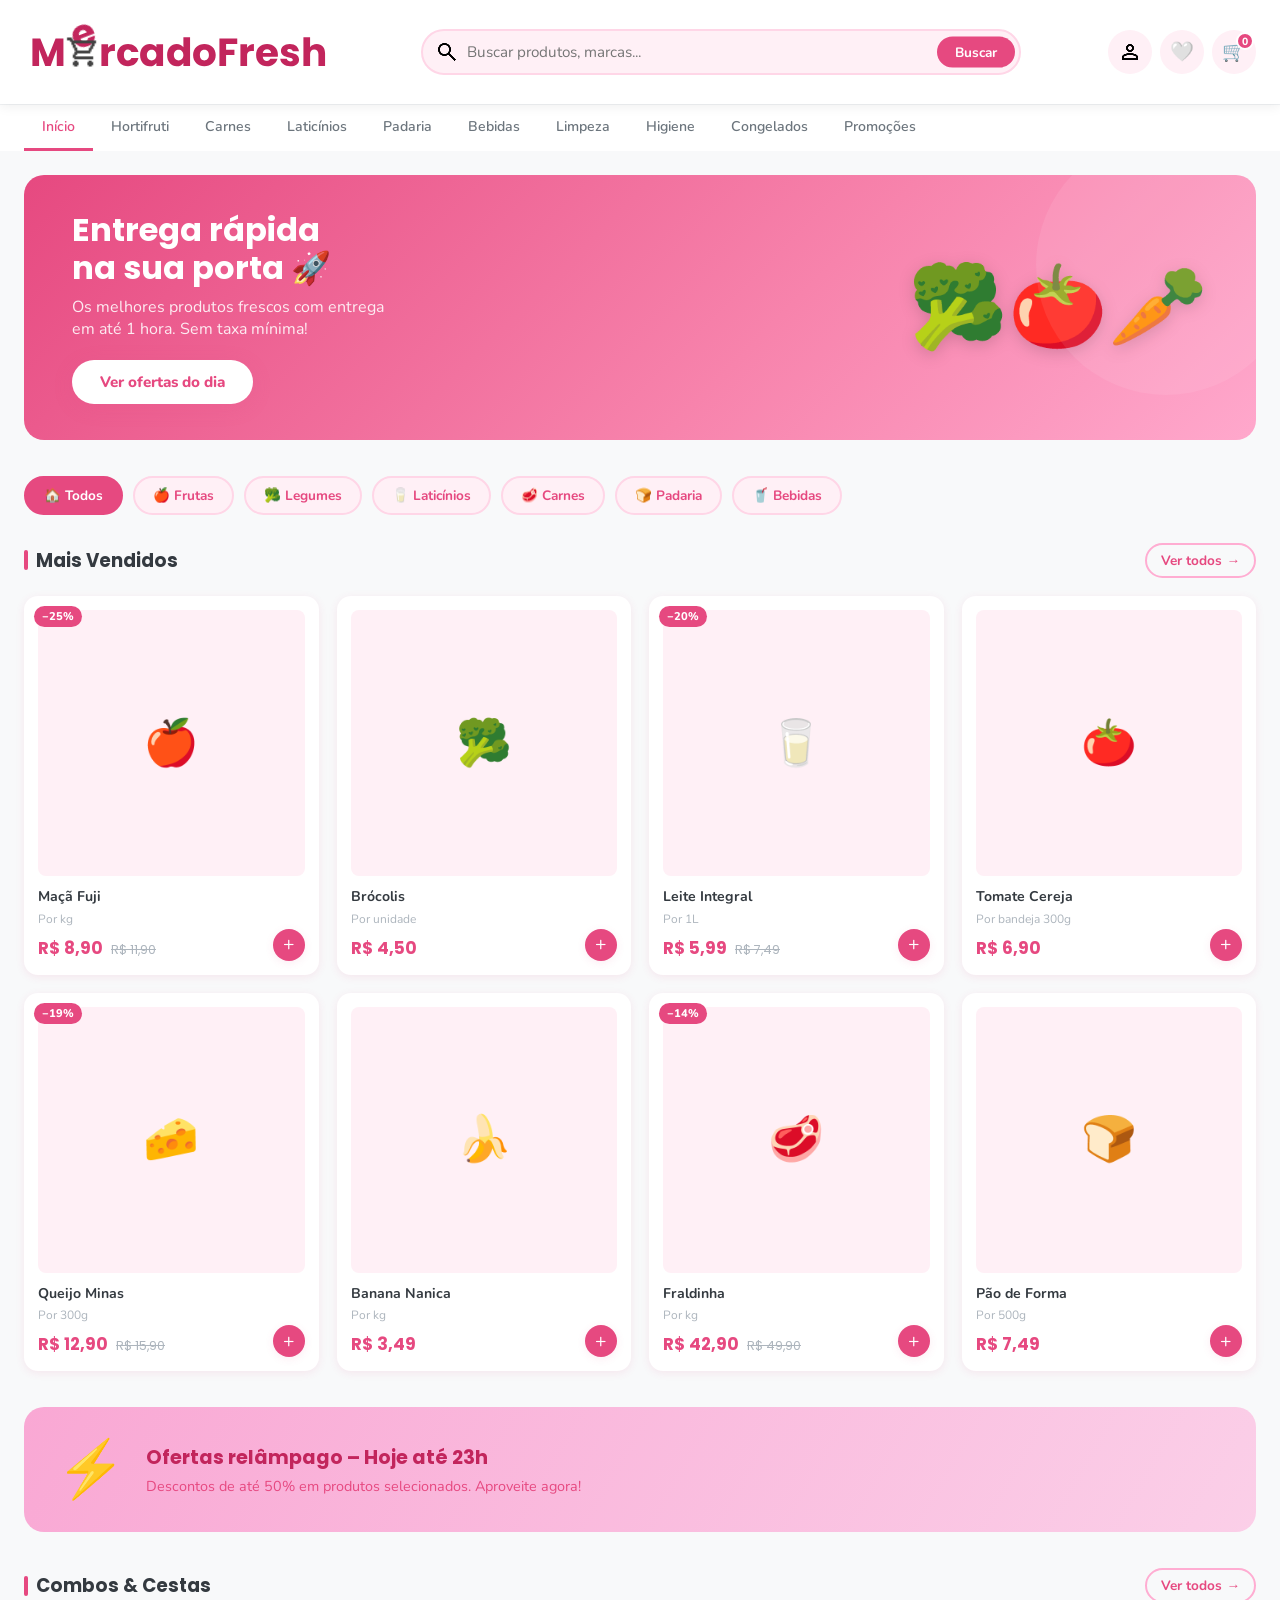
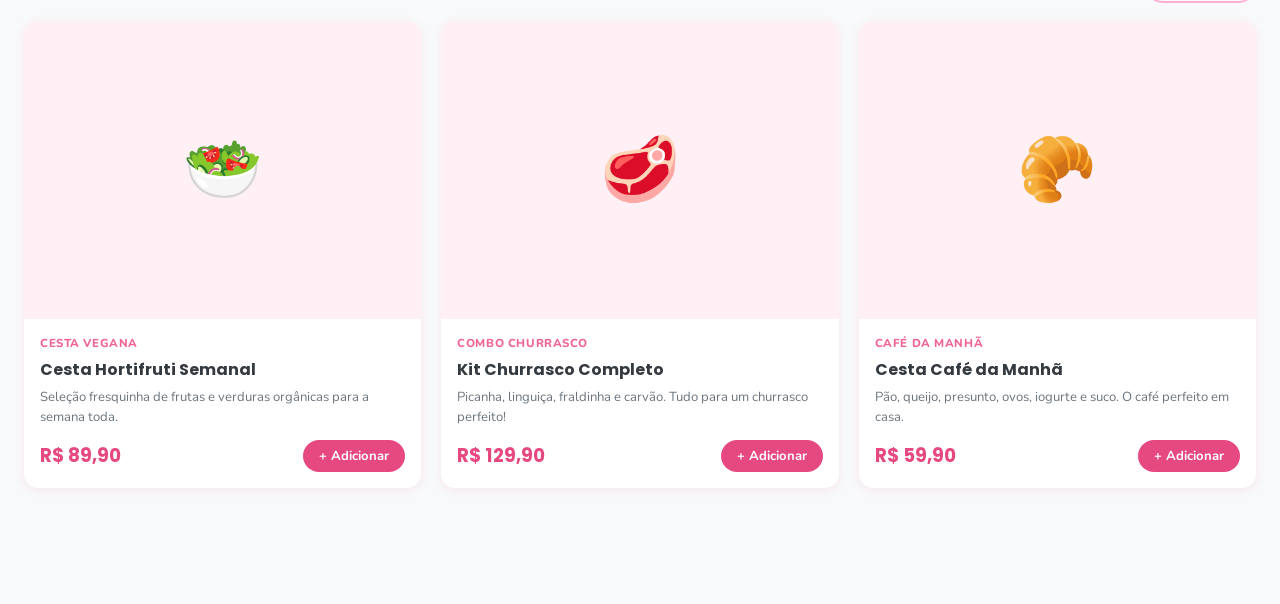
<file: FrontEnd/index.html>
<!DOCTYPE html>
<html lang="pt-BR">
<head>
  <meta charset="UTF-8" />
  <meta name="viewport" content="width=device-width, initial-scale=1.0" />
  <title>MercadoFresh – Compras Online</title>
  <link href="https://fonts.googleapis.com/css2?family=Nunito:wght@400;600;700;800&family=Poppins:wght@400;500;600;700&display=swap" rel="stylesheet" />
  <link rel="stylesheet" href="style.css" />
</head>
<body>

<header>
  <div class="header-inner">
    <div class="logo">
      <span class="logo-icon">
        <img src="logo/logoMercado.png" alt="">
      </span>
    </div>
    <div class="search-wrap">
      <span class="search-icon">
        <img src="icons/search_24dp_E3E3E3_FILL0_wght400_GRAD0_opsz24.png" alt="SearchIcon">
      </span>
      <input type="text" id="searchInput" placeholder="Buscar produtos, marcas..." />
      <button class="search-btn" onclick="doSearch()">Buscar</button>
    </div>
    <div class="header-actions">
      <button class="icon-btn" title="Minha conta">
        <img src="icons/person_24dp_000000_FILL0_wght400_GRAD0_opsz24.png" alt="Person">
      </button>
      <button class="icon-btn" title="Favoritos">🤍</button>
      <button class="icon-btn" title="Carrinho" onclick="toggleCart()">
        🛒
        <span class="badge" id="cartBadge">0</span>
      </button>
    </div>
  </div>
</header>

<nav class="nav-bar">
  <div class="nav-inner">
    <a class="nav-item active">Início</a>
    <a class="nav-item">Hortifruti</a>
    <a class="nav-item">Carnes</a>
    <a class="nav-item">Laticínios</a>
    <a class="nav-item">Padaria</a>
    <a class="nav-item">Bebidas</a>
    <a class="nav-item">Limpeza</a>
    <a class="nav-item">Higiene</a>
    <a class="nav-item">Congelados</a>
    <a class="nav-item">Promoções</a>
  </div>
</nav>

<main class="page">

  <div class="banner">
    <div class="banner-text">
      <h1>Entrega rápida<br>na sua porta 🚀</h1>
      <p>Os melhores produtos frescos com entrega em até 1 hora. Sem taxa mínima!</p>
      <a class="banner-cta" onclick="showToast('Explorando promoções...')">Ver ofertas do dia</a>
    </div>
    <div class="banner-emoji">🥦🍅🥕</div>
  </div>

  <div class="chips">
    <button class="chip active" onclick="filterChip(this, 'todos')">🏠 Todos</button>
    <button class="chip" onclick="filterChip(this, 'frutas')">🍎 Frutas</button>
    <button class="chip" onclick="filterChip(this, 'legumes')">🥦 Legumes</button>
    <button class="chip" onclick="filterChip(this, 'laticinios')">🥛 Laticínios</button>
    <button class="chip" onclick="filterChip(this, 'carnes')">🥩 Carnes</button>
    <button class="chip" onclick="filterChip(this, 'padaria')">🍞 Padaria</button>
    <button class="chip" onclick="filterChip(this, 'bebidas')">🥤 Bebidas</button>
  </div>

  <div class="section-header">
    <h2 class="section-title">Mais Vendidos</h2>
    <a class="see-all">Ver todos →</a>
  </div>

  <div class="product-grid" id="productGrid">
    </div>

  <div class="banner-sm" onclick="showToast('Abrindo promoção especial...')">
    <div class="banner-sm-emoji">⚡</div>
    <div class="banner-sm-text">
      <h3>Ofertas relâmpago – Hoje até 23h</h3>
      <p>Descontos de até 50% em produtos selecionados. Aproveite agora!</p>
    </div>
  </div>

  <div class="section-header">
    <h2 class="section-title">Combos & Cestas</h2>
    <a class="see-all">Ver todos →</a>
  </div>

  <div class="featured-grid" id="featuredGrid">
    </div>

</main>

<nav class="bottom-nav">
  <div class="bottom-nav-inner">
    <button class="nav-tab active"><span class="nav-tab-icon">🏠</span>Início</button>
    <button class="nav-tab"><span class="nav-tab-icon">🎮</span>Jogos</button>
    <button class="nav-tab"><span class="nav-tab-icon">🎁</span>Ganhe +</button>
    <button class="nav-tab"><span class="nav-tab-icon">📋</span>Lista</button>
    <button class="nav-tab" onclick="toggleCart()"><span class="nav-tab-icon">🧾</span>Pedidos</button>
  </div>
</nav>

<div class="cart-overlay" id="cartOverlay" onclick="toggleCart()"></div>
<aside class="cart-sidebar" id="cartSidebar">
  <div class="cart-head">
    <h2>🛒 Meu Carrinho</h2>
    <button class="cart-close" onclick="toggleCart()">✕</button>
  </div>
  <div class="cart-items" id="cartItems">
    <div class="cart-empty">
      <div class="empty-emoji">🛒</div>
      <p>Seu carrinho está vazio.<br>Adicione produtos para começar!</p>
    </div>
  </div>
  <div class="cart-foot">
    <div class="cart-total">
      <span>Total</span>
      <span id="cartTotal">R$ 0,00</span>
    </div>
    <button class="checkout-btn" onclick="showToast('Redirecionando para pagamento...')">Finalizar compra →</button>
  </div>
</aside>

<div class="toast" id="toast"></div>

<script src="script.js"></script>
</body>
</html>
</file>
<file: FrontEnd/style.css>
/* ─── TOKENS ─────────────────────────────────── */
:root {
  --pink-50:  #fff0f6;
  --pink-100: #ffd6e7;
  --pink-200: #ffadd2;
  --pink-400: #f06595;
  --pink-500: #e64980;
  --pink-600: #c2255c;
  --gray-50:  #f8f9fa;
  --gray-100: #f1f3f5;
  --gray-200: #e9ecef;
  --gray-400: #adb5bd;
  --gray-600: #6c757d;
  --gray-800: #343a40;
  --white:    #ffffff;
  --radius-sm: 8px;
  --radius-md: 14px;
  --radius-lg: 20px;
  --shadow-sm: 0 2px 8px rgba(230,73,128,.10);
  --shadow-md: 0 4px 20px rgba(230,73,128,.15);
  --font-display: 'Poppins', sans-serif;
  --font-body:    'Nunito', sans-serif;
}

/* ─── RESET ──────────────────────────────────── */
*, *::before, *::after { box-sizing: border-box; margin: 0; padding: 0; }
html { scroll-behavior: smooth; }
body {
  font-family: var(--font-body);
  background: var(--gray-50);
  color: var(--gray-800);
  min-height: 100vh;
}
img { display: block; max-width: 100%; }
a { text-decoration: none; color: inherit; }
button { cursor: pointer; border: none; background: none; font-family: inherit; }

/* ─── HEADER ─────────────────────────────────── */
header {
  position: sticky; top: 0; z-index: 100;
  background: var(--white);
  box-shadow: 0 2px 12px rgba(0,0,0,.07);
}
.header-inner {
  max-width: 1280px; margin: 0 auto;
  padding: 14px 24px;
  display: flex; align-items: center; gap: 16px;
  justify-content: space-between;
}
.logo {
  font-family: var(--font-display);
  font-weight: 700; font-size: 1.3rem;
  color: var(--pink-500);
  white-space: nowrap;
  display: flex; align-items: center; gap: 6px;
}
.logo-icon { font-size: 1.5rem; }

/* Search bar */
.search-wrap {
  flex: 1;
  position: relative;
  max-width: 600px;
}
.search-wrap input {
  width: 100%;
  padding: 11px 20px 11px 44px;
  border: 2px solid var(--pink-100);
  border-radius: 50px;
  font-family: var(--font-body);
  font-size: .95rem;
  background: var(--pink-50);
  transition: border-color .2s, box-shadow .2s;
  outline: none;
}
.search-wrap input:focus {
  border-color: var(--pink-400);
  box-shadow: 0 0 0 4px rgba(240,101,149,.12);
  background: var(--white);
}
.search-icon {
  position: absolute; left: 14px; top: 50%; transform: translateY(-50%);
  color: var(--pink-400); pointer-events: none; font-size: 1.1rem;
}
.search-btn {
  position: absolute; right: 6px; top: 50%; transform: translateY(-50%);
  background: var(--pink-500); color: var(--white);
  border-radius: 50px; padding: 6px 18px;
  font-size: .85rem; font-weight: 700;
  font-family: var(--font-body);
  transition: background .2s;
}
.search-btn:hover { background: var(--pink-600); }

/* Header actions */
.header-actions { display: flex; align-items: center; gap: 8px; }
.icon-btn {
  position: relative;
  width: 44px; height: 44px;
  border-radius: 50%;
  background: var(--pink-50);
  display: flex; align-items: center; justify-content: center;
  font-size: 1.2rem; color: var(--pink-500);
  transition: background .2s;
}
.icon-btn:hover { background: var(--pink-100); }
.badge {
  position: absolute; top: 2px; right: 2px;
  background: var(--pink-500); color: var(--white);
  border-radius: 50%; width: 18px; height: 18px;
  font-size: .65rem; font-weight: 800;
  display: flex; align-items: center; justify-content: center;
  border: 2px solid var(--white);
}

/* ─── NAV / CATEGORIAS ───────────────────────── */
.nav-bar {
  background: var(--white);
  border-top: 1px solid var(--gray-100);
}
.nav-inner {
  max-width: 1280px; margin: 0 auto;
  padding: 0 24px;
  display: flex; gap: 0; overflow-x: auto;
  scrollbar-width: none;
}
.nav-inner::-webkit-scrollbar { display: none; }
.nav-item {
  padding: 12px 18px;
  font-size: .88rem; font-weight: 600;
  color: var(--gray-600);
  white-space: nowrap;
  border-bottom: 3px solid transparent;
  transition: color .2s, border-color .2s;
}
.nav-item:hover, .nav-item.active {
  color: var(--pink-500);
  border-bottom-color: var(--pink-500);
}

/* ─── MAIN LAYOUT ────────────────────────────── */
.page {
  max-width: 1280px; margin: 0 auto;
  padding: 24px 24px 80px;
}

/* ─── BANNER HERO ────────────────────────────── */
.banner {
  border-radius: var(--radius-lg);
  background: linear-gradient(135deg, var(--pink-500) 0%, #f783ac 60%, #ffa8cc 100%);
  padding: 36px 48px;
  display: flex; align-items: center; justify-content: space-between;
  gap: 24px; overflow: hidden; position: relative;
  margin-bottom: 36px;
}
.banner::after {
  content: '';
  position: absolute; right: -40px; top: -40px;
  width: 260px; height: 260px;
  border-radius: 50%;
  background: rgba(255,255,255,.08);
}
.banner-text h1 {
  font-family: var(--font-display);
  font-size: 2rem; font-weight: 700;
  color: var(--white); line-height: 1.2;
}
.banner-text p {
  margin-top: 8px; color: rgba(255,255,255,.88);
  font-size: 1rem; max-width: 320px;
}
.banner-cta {
  margin-top: 20px;
  background: var(--white);
  color: var(--pink-500);
  font-weight: 800; font-size: .95rem;
  padding: 12px 28px; border-radius: 50px;
  display: inline-block;
  transition: transform .15s, box-shadow .15s;
  box-shadow: var(--shadow-md);
}
.banner-cta:hover { transform: translateY(-2px); box-shadow: 0 8px 24px rgba(0,0,0,.15); }
.banner-emoji { font-size: 5rem; filter: drop-shadow(0 4px 8px rgba(0,0,0,.15)); }

/* ─── SECTION TITLE ──────────────────────────── */
.section-header {
  display: flex; align-items: center; justify-content: space-between;
  margin-bottom: 18px;
}
.section-title {
  font-family: var(--font-display);
  font-size: 1.15rem; font-weight: 700;
  color: var(--gray-800);
  display: flex; align-items: center; gap: 8px;
}
.section-title::before {
  content: '';
  width: 4px; height: 20px;
  background: var(--pink-500);
  border-radius: 4px;
}
.see-all {
  font-size: .85rem; font-weight: 700;
  color: var(--pink-500); padding: 6px 14px;
  border-radius: 50px; border: 2px solid var(--pink-200);
  transition: background .2s;
}
.see-all:hover { background: var(--pink-50); }

/* ─── CATEGORY CHIPS ─────────────────────────── */
.chips { display: flex; gap: 10px; flex-wrap: wrap; margin-bottom: 28px; }
.chip {
  padding: 8px 18px; border-radius: 50px;
  font-size: .85rem; font-weight: 700;
  background: var(--pink-50); color: var(--pink-500);
  border: 2px solid var(--pink-100);
  transition: all .2s; cursor: pointer;
}
.chip:hover, .chip.active {
  background: var(--pink-500); color: var(--white);
  border-color: var(--pink-500);
}

/* ─── PRODUCT GRID (4 cols) ──────────────────── */
.product-grid {
  display: grid;
  grid-template-columns: repeat(4, 1fr);
  gap: 18px;
  margin-bottom: 36px;
}
.product-card {
  background: var(--white);
  border-radius: var(--radius-md);
  padding: 14px;
  box-shadow: var(--shadow-sm);
  transition: transform .2s, box-shadow .2s;
  position: relative;
  cursor: pointer;
}
.product-card:hover {
  transform: translateY(-4px);
  box-shadow: var(--shadow-md);
}
.product-img {
  width: 100%; aspect-ratio: 1 / 1;
  background: var(--pink-50);
  border-radius: var(--radius-sm);
  display: flex; align-items: center; justify-content: center;
  font-size: 2.8rem; margin-bottom: 12px;
  overflow: hidden;
}
.product-name {
  font-size: .88rem; font-weight: 700;
  color: var(--gray-800); margin-bottom: 4px;
  line-height: 1.3;
}
.product-unit {
  font-size: .75rem; color: var(--gray-400);
  margin-bottom: 8px;
}
.product-price {
  font-family: var(--font-display);
  font-size: 1.05rem; font-weight: 700;
  color: var(--pink-500);
}
.product-price .old {
  font-size: .78rem; font-weight: 400;
  color: var(--gray-400); text-decoration: line-through;
  margin-left: 4px;
}
.add-btn {
  position: absolute; bottom: 14px; right: 14px;
  width: 32px; height: 32px; border-radius: 50%;
  background: var(--pink-500); color: var(--white);
  font-size: 1.2rem; line-height: 1;
  display: flex; align-items: center; justify-content: center;
  box-shadow: var(--shadow-sm);
  transition: background .2s, transform .15s;
}
.add-btn:hover { background: var(--pink-600); transform: scale(1.12); }
.discount-badge {
  position: absolute; top: 10px; left: 10px;
  background: var(--pink-500); color: var(--white);
  font-size: .7rem; font-weight: 800;
  padding: 3px 8px; border-radius: 50px;
}

/* ─── FEATURED BANNER ────────────────────────── */
.banner-sm {
  border-radius: var(--radius-lg);
  background: linear-gradient(120deg, #f9a8d4 0%, #fbcfe8 100%);
  padding: 24px 32px;
  display: flex; align-items: center; gap: 20px;
  margin-bottom: 36px;
  cursor: pointer; transition: transform .2s;
}
.banner-sm:hover { transform: translateY(-2px); }
.banner-sm-text h3 {
  font-family: var(--font-display);
  font-size: 1.2rem; font-weight: 700; color: var(--pink-600);
}
.banner-sm-text p { font-size: .9rem; color: var(--pink-500); margin-top: 4px; }
.banner-sm-emoji { font-size: 3.5rem; }

/* ─── FEATURED CARDS (3 cols) ────────────────── */
.featured-grid {
  display: grid;
  grid-template-columns: repeat(3, 1fr);
  gap: 20px;
  margin-bottom: 36px;
}
.featured-card {
  background: var(--white);
  border-radius: var(--radius-md);
  overflow: hidden;
  box-shadow: var(--shadow-sm);
  transition: transform .2s, box-shadow .2s;
  cursor: pointer;
}
.featured-card:hover { transform: translateY(-4px); box-shadow: var(--shadow-md); }
.featured-img {
  width: 100%; aspect-ratio: 4/3;
  background: var(--pink-50);
  display: flex; align-items: center; justify-content: center;
  font-size: 4rem;
}
.featured-body { padding: 16px; }
.featured-tag {
  font-size: .72rem; font-weight: 800; text-transform: uppercase;
  letter-spacing: .05em; color: var(--pink-400);
  margin-bottom: 6px;
}
.featured-name {
  font-family: var(--font-display);
  font-size: 1rem; font-weight: 700; color: var(--gray-800);
  margin-bottom: 6px;
}
.featured-desc { font-size: .82rem; color: var(--gray-600); line-height: 1.5; margin-bottom: 12px; }
.featured-footer {
  display: flex; align-items: center; justify-content: space-between;
}
.featured-price {
  font-family: var(--font-display);
  font-size: 1.15rem; font-weight: 700; color: var(--pink-500);
}
.featured-add {
  background: var(--pink-500); color: var(--white);
  border-radius: 50px; padding: 7px 16px;
  font-size: .82rem; font-weight: 700;
  font-family: var(--font-body);
  transition: background .2s;
}
.featured-add:hover { background: var(--pink-600); }

/* ─── BOTTOM NAV (mobile) ────────────────────── */
.bottom-nav {
  display: none;
  position: fixed; bottom: 0; left: 0; right: 0;
  background: var(--white);
  border-top: 1px solid var(--gray-100);
  padding: 10px 0 env(safe-area-inset-bottom, 10px);
  z-index: 100;
}
.bottom-nav-inner {
  display: flex; justify-content: space-around;
}
.nav-tab {
  display: flex; flex-direction: column; align-items: center; gap: 3px;
  font-size: .7rem; font-weight: 700; color: var(--gray-400);
  padding: 4px 10px;
}
.nav-tab.active { color: var(--pink-500); }
.nav-tab-icon { font-size: 1.3rem; }

/* ─── TOAST ──────────────────────────────────── */
.toast {
  position: fixed; bottom: 80px; left: 50%; transform: translateX(-50%) translateY(20px);
  background: var(--gray-800); color: var(--white);
  padding: 10px 22px; border-radius: 50px;
  font-size: .88rem; font-weight: 600;
  opacity: 0; pointer-events: none;
  transition: opacity .3s, transform .3s;
  z-index: 999; white-space: nowrap;
}
.toast.show { opacity: 1; transform: translateX(-50%) translateY(0); }

/* ─── CART SIDEBAR ───────────────────────────── */
.cart-overlay {
  position: fixed; inset: 0; background: rgba(0,0,0,.4);
  z-index: 200; opacity: 0; pointer-events: none;
  transition: opacity .3s;
}
.cart-overlay.open { opacity: 1; pointer-events: all; }
.cart-sidebar {
  position: fixed; right: 0; top: 0; bottom: 0; width: 360px;
  background: var(--white); z-index: 201;
  transform: translateX(100%); transition: transform .3s;
  display: flex; flex-direction: column;
}
.cart-sidebar.open { transform: translateX(0); }
.cart-head {
  padding: 20px 24px; border-bottom: 1px solid var(--gray-100);
  display: flex; align-items: center; justify-content: space-between;
}
.cart-head h2 { font-family: var(--font-display); font-size: 1.1rem; font-weight: 700; }
.cart-close { font-size: 1.4rem; color: var(--gray-600); }
.cart-items { flex: 1; overflow-y: auto; padding: 16px 24px; }
.cart-empty {
  text-align: center; padding: 60px 20px;
  color: var(--gray-400); font-size: .95rem;
}
.cart-empty .empty-emoji { font-size: 3rem; margin-bottom: 12px; }
.cart-item {
  display: flex; align-items: center; gap: 14px;
  padding: 14px 0; border-bottom: 1px solid var(--gray-100);
}
.cart-item-emoji { font-size: 2rem; width: 50px; height: 50px; background: var(--pink-50); border-radius: var(--radius-sm); display: flex; align-items: center; justify-content: center; }
.cart-item-info { flex: 1; }
.cart-item-name { font-size: .88rem; font-weight: 700; margin-bottom: 4px; }
.cart-item-price { font-size: .9rem; color: var(--pink-500); font-weight: 700; }
.cart-item-qty { display: flex; align-items: center; gap: 8px; }
.qty-btn { width: 26px; height: 26px; border-radius: 50%; background: var(--pink-50); color: var(--pink-500); font-size: 1rem; display: flex; align-items: center; justify-content: center; font-weight: 800; transition: background .2s; }
.qty-btn:hover { background: var(--pink-100); }
.qty-num { font-weight: 700; font-size: .9rem; min-width: 20px; text-align: center; }
.cart-foot { padding: 20px 24px; border-top: 1px solid var(--gray-100); }
.cart-total { display: flex; justify-content: space-between; margin-bottom: 16px; }
.cart-total span:first-child { font-size: .95rem; color: var(--gray-600); }
.cart-total span:last-child { font-family: var(--font-display); font-size: 1.2rem; font-weight: 700; color: var(--pink-500); }
.checkout-btn {
  width: 100%; padding: 15px;
  background: var(--pink-500); color: var(--white);
  border-radius: var(--radius-md); font-weight: 800; font-size: 1rem;
  font-family: var(--font-body); transition: background .2s;
}
.checkout-btn:hover { background: var(--pink-600); }

/* ─── RESPONSIVE ─────────────────────────────── */
@media (max-width: 1024px) {
  .product-grid { grid-template-columns: repeat(3, 1fr); }
}
@media (max-width: 768px) {
  .header-inner { padding: 12px 16px; gap: 10px; }
  .logo span { display: none; }
  .nav-bar { display: none; }
  .page { padding: 16px 16px 90px; }
  .banner { padding: 24px; flex-direction: column; text-align: center; }
  .banner-text h1 { font-size: 1.5rem; }
  .banner-emoji { font-size: 3.5rem; }
  .product-grid { grid-template-columns: repeat(2, 1fr); gap: 12px; }
  .featured-grid { grid-template-columns: 1fr; }
  .bottom-nav { display: block; }
  .cart-sidebar { width: 100%; }
  .chips { flex-wrap: nowrap; overflow-x: auto; scrollbar-width: none; padding-bottom: 4px; }
  .chips::-webkit-scrollbar { display: none; }
}
@media (max-width: 400px) {
  .product-grid { grid-template-columns: repeat(2, 1fr); gap: 10px; }
  .product-img { font-size: 2rem; }
}
@media (min-width: 769px) {
  .toast { bottom: 30px; }
}
</file>
